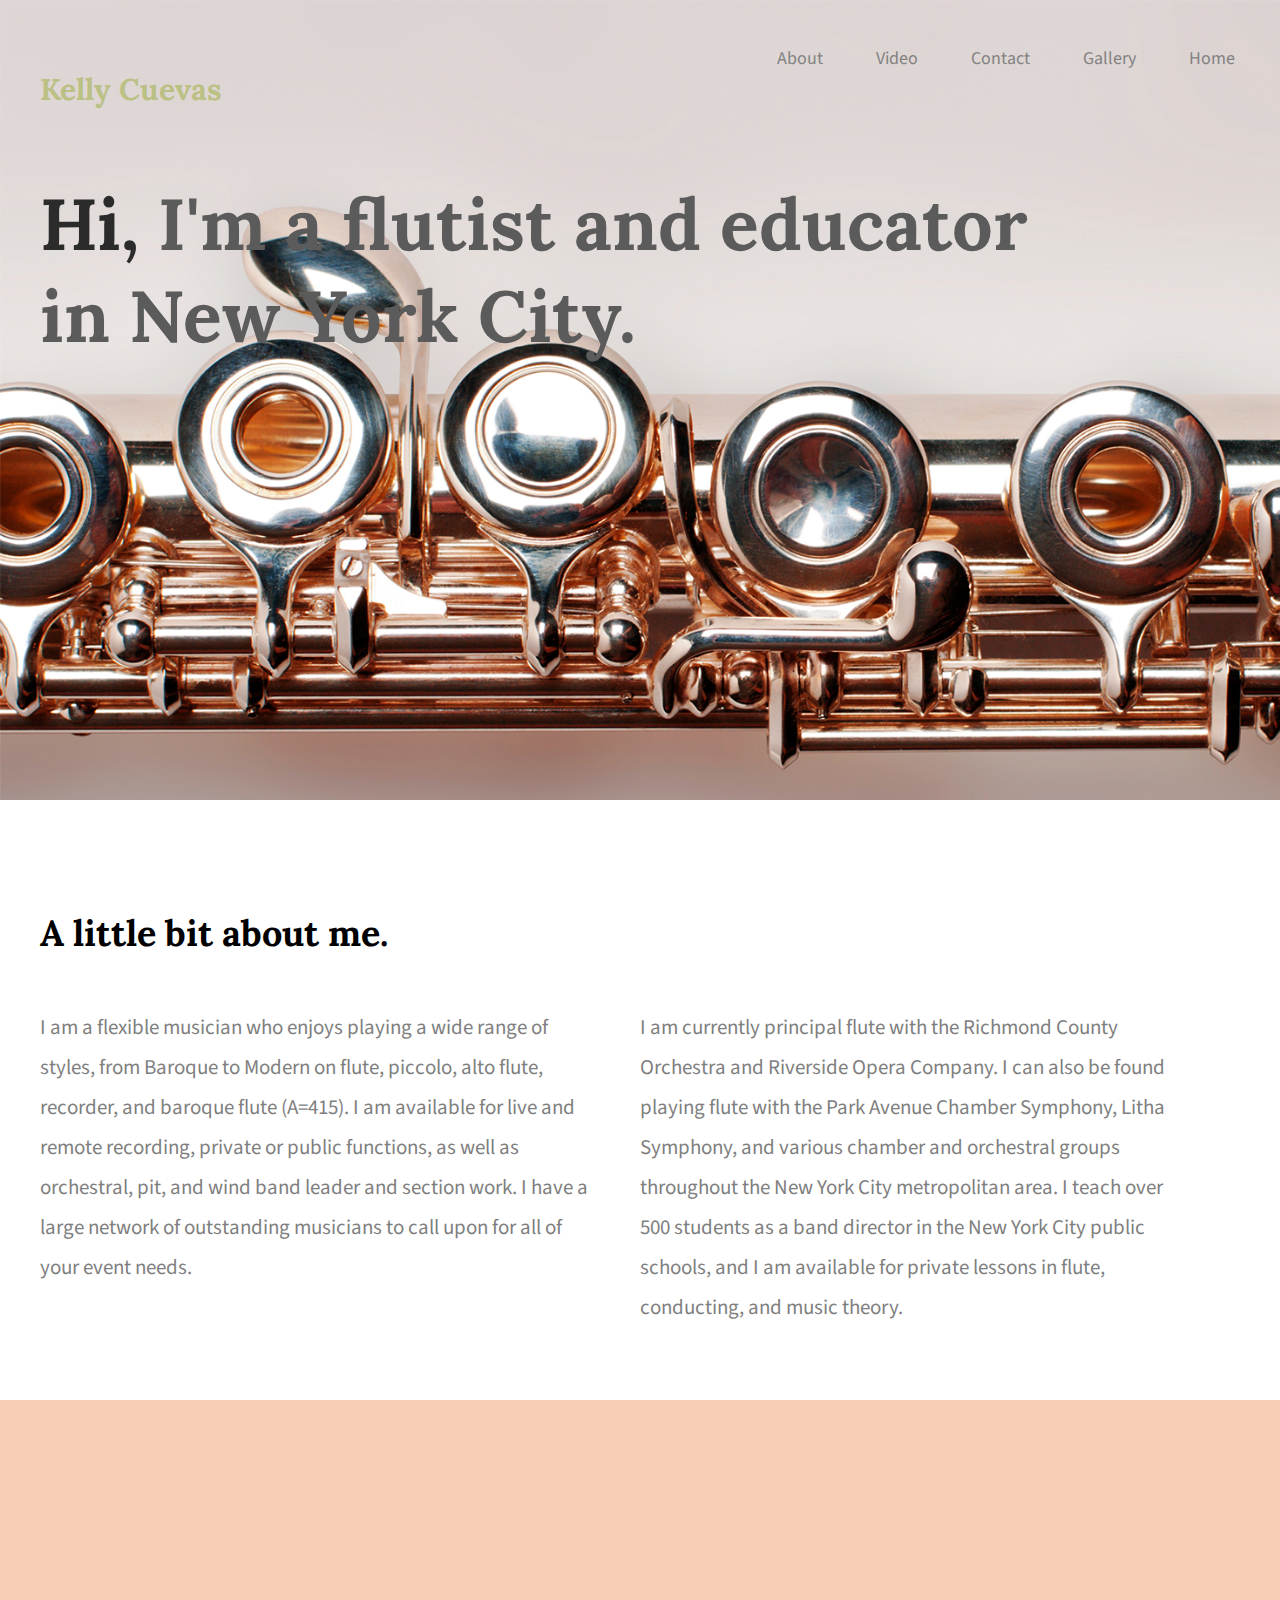
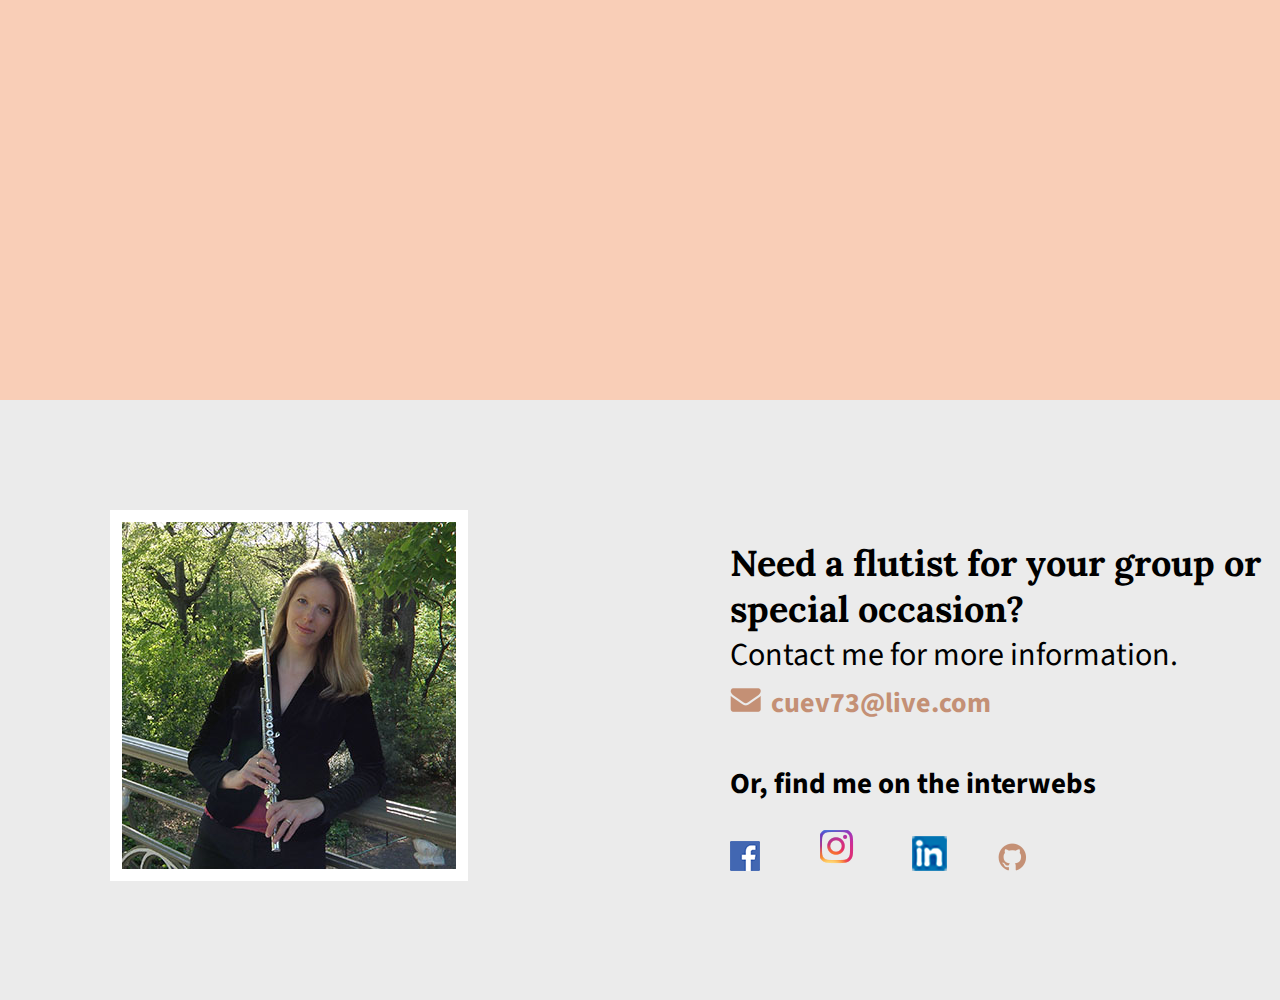
<file: index.html>
<!doctype html>
<meta charset="utf-8">
<html>
    <head>
        <title>KellyCuevas | Flute</title>
        <link rel="stylesheet" href="css/normalize.css">
        <link rel="stylesheet" href="css/main.css">
        <link href="https://fonts.googleapis.com/css?family=source+sans+Pro:400,700" rel="stylesheet" type="text/css">
        <link href="https://fonts.googleapis.com/css?family=Lora:400,700" rel="stylesheet" type="text/css">
    </head>
    <body>
        <header id="main">
          <div class="full-width">
              <div class="half-width">
                  <h1>Kelly Cuevas</h1>
              </div>
              <div class="half-width">
                  <nav>
                      <ul>
                        <li><a href="#about">About</a></li>
                        <li><a href="#video">Video</a></li>
                        <li><a href="#contact">Contact</a></li>
                        <li><a href="gallery/index.html">Gallery</a></li>
                        <li><a href="../index.html">Home</a></li>
                      </ul>
                  </nav>
              </div>
            <h2><span>Hi,</span> I'm a flutist and educator in New York City.</h2>
          </div>
        </header>
          <main>
              <section id="about">
                  <div class="full-width">
                    <h2>A little bit about me.</h2>
                      <div class="half-width">
                        <p>I am a flexible musician who enjoys playing a wide range of styles, from Baroque to Modern on flute, piccolo, alto flute, recorder, and baroque flute (A=415). I am available for live and remote recording, private or public functions, as well as orchestral, pit, and wind band leader and section work.  I have a large network of outstanding musicians to call upon for all of your event needs.</p>
                      </div>
                      <div class="half-width">
                        <p>I am currently principal flute with the Richmond County Orchestra and Riverside Opera Company. I can also be found playing flute with the Park Avenue Chamber Symphony, Litha Symphony, and various chamber and orchestral groups throughout the New York City metropolitan area. I teach over 500 students as a band director in the New York City public schools, and I am available for private lessons in flute, conducting, and music theory.</p>
                      </div>
                  </div>
              </section>
              <section id="video">
                  <div class="full-width">
                      <div class="third-width">
                          <iframe width="360" height="202.5" src="https://www.youtube.com/embed/PG4ETYcCT-A" frameborder="0" allow="autoplay; encrypted-media" allowfullscreen></iframe>
                      </div>
                      <div class="third-width">
                          <iframe width="360" height="202.5" src="https://www.youtube.com/embed/hmVR0bDuRQM" frameborder="0" allow="autoplay; encrypted-media" allowfullscreen></iframe>

                      </div>
                      <div class="third-width">
                        <iframe width="360" height="202.5" src="https://www.youtube.com/embed/V92pVI6Jaeg" frameborder="0" allow="accelerometer; autoplay; clipboard-write; encrypted-media; gyroscope; picture-in-picture" allowfullscreen></iframe>
                         <!-- <iframe width="360" height="202.5" src="https://www.youtube.com/embed/pEdhZYgc5-Q" frameborder="0" allow="autoplay; encrypted-media" allowfullscreen></iframe>-->
                      </div>
                  </div>
              </section>
              <footer id="contact">
                  <div class="full-width">
                      <div class="half-width">
                        <img src="img/headshot.jpg" id="contact-img" alt="Contact image"/>
                      </div>
                      <div class="half-width">
                          <div id="contact info">
                            <h2>Need a flutist for your group or special occasion?</h2>
                            <h3 id="email-header">Contact me for more information.</h3>

                            <a href="mailto:cuev73@live.com"><img src="img/envelope.png" id="envelope" alt="Envelope icon">cuev73@live.com</a>
                          </div>
                          <div id="social media links">
                            <h3 id="socialmedia-header">Or, find me on the interwebs</h3>
                              <ul>
                                  <li><a href="https://www.facebook.com/kelly.cuevas.140" target="_blank"><img src="img/facebook.png" alt="Facebook icon" /></a></li>
                                  <li><a href="https://www.instagram.com/kcuevas73/" target="_blank"><img src="img/instagram.png" alt="Instagram icon" /></a></li>
                                  <li><a href="https://www.linkedin.com/in/kelly-cuevas-59a19979/" target="_blank"><img src="img/linkdin.png" alt="Linkdin icon" /></a></li>
                                  <li><a href="https://www.facebook.com/kelly.cuevas.140" target="_blank"><img src="img/github.png" alt="Github icon" /></a></li>
                              </ul>
                      </div>
                  </div>
              </footer>
          </main>
    </body>
</html>
</file>
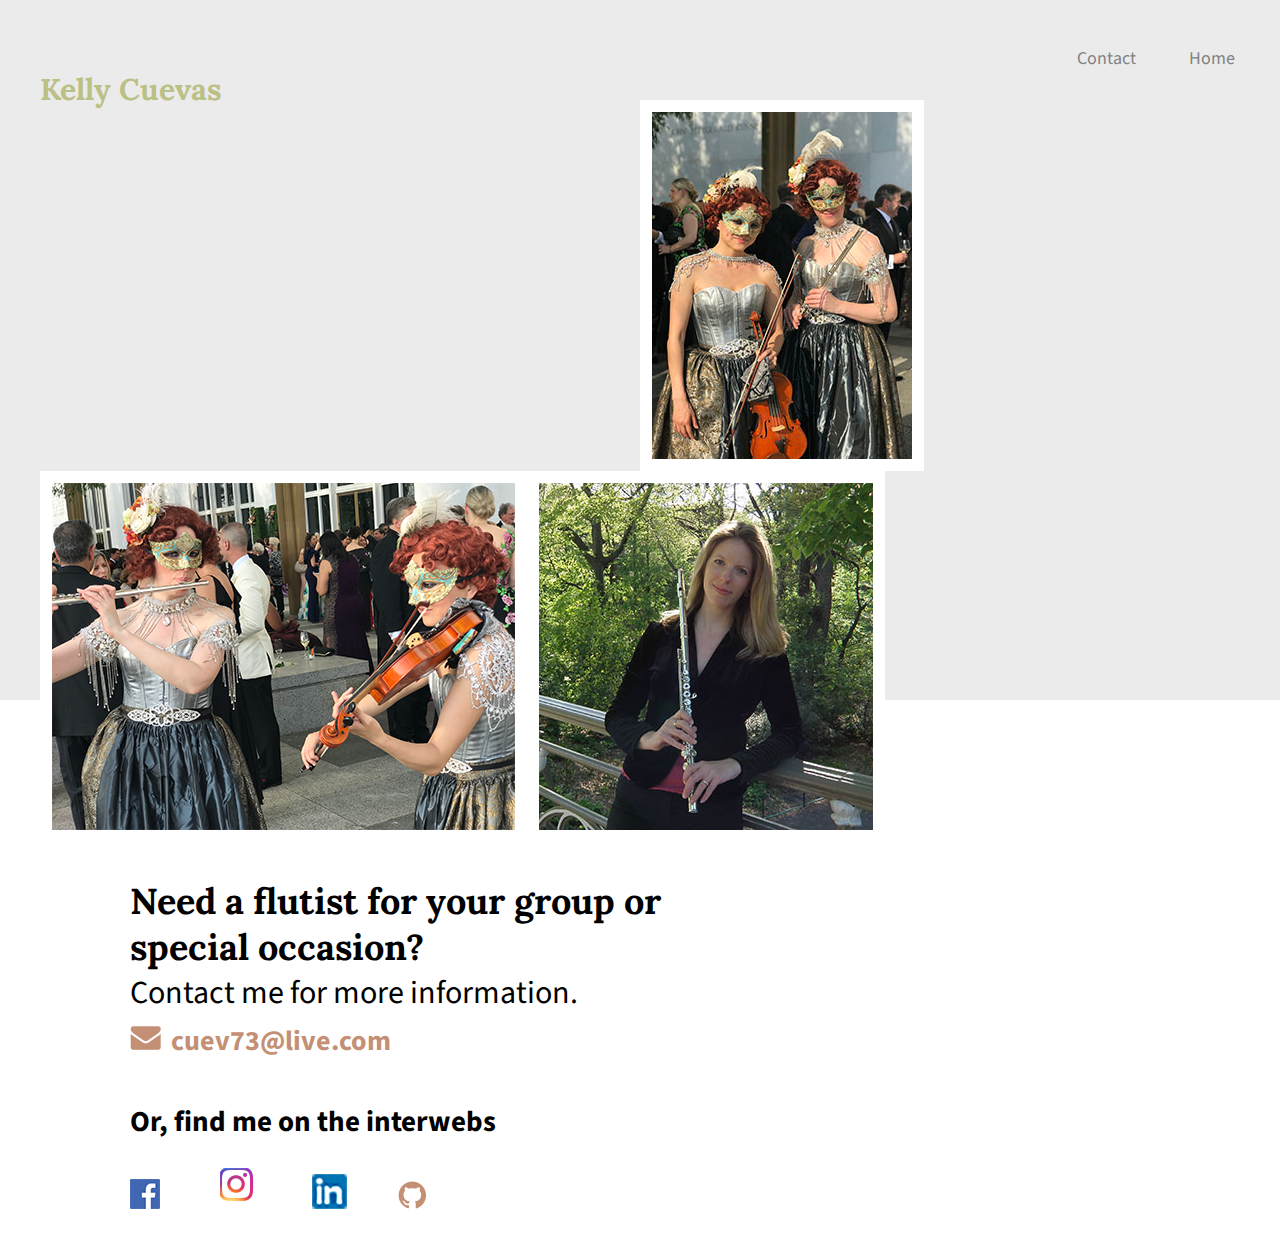
<file: gallery/index.html>
<!doctype html>
<meta charset="utf-8">
<html>
    <head>
        <title>KellyCuevas | Gallery</title>
        <link rel="stylesheet" href="../css/normalize.css">
        <link rel="stylesheet" href="../css/main.css">
        <link href="https://fonts.googleapis.com/css?family=source+sans+Pro:400,700" rel="stylesheet" type="text/css">
        <link href="https://fonts.googleapis.com/css?family=Lora:400,700" rel="stylesheet" type="text/css">
    </head>
    <body>
      <header id="gallery-pg">
        <div class="full-width">
            <div class="half-width">
                <h1>Kelly Cuevas</h1>
            </div>
            <div class="half-width">
                <nav>
                    <ul>
                      <li><a href="#contact">Contact</a></li>
                      <li><a href="../index.html">Home</a></li>
                    </ul>
                </nav>
            </div>
          </div>
        </header>
        <section id="photos">
            <div class="full-width">

                  <img src="../img/jfk-pic-flvln.jpeg" class ="gallery-img" alt="flute and violin at Kennedy Center"/>
                  <img src="../img/jfk-pic-flvln2.png" class ="gallery-img" alt="flute and violin at Kennedy Center2"/>
            </div>
        </section>
      </body>
      <footer id="contact">
          <div class="full-width">
              <div class="half-width">
                <img src="../img/headshot.jpg" id="contact-img" alt="Contact image"/>
              </div>
              <div class="half-width">
                  <div id="contact info">
                    <h2>Need a flutist for your group or special occasion?</h2>
                    <h3 id="email-header">Contact me for more information.</h3>

                    <a href="mailto:cuev73@live.com"><img src="../img/envelope.png" id="envelope" alt="Envelope icon">cuev73@live.com</a>
                  </div>
                  <div id="social media links">
                    <h3 id="socialmedia-header">Or, find me on the interwebs</h3>
                      <ul>
                        <li><a href="https://www.facebook.com/kelly.cuevas.140" target="_blank"><img src="../img/facebook.png" alt="Facebook icon" /></a></li>
                        <li><a href="https://www.instagram.com/kcuevas73/" target="_blank"><img src="../img/instagram.png" alt="Instagram icon" /></a></li>
                        <li><a href="https://www.linkedin.com/in/kelly-cuevas-59a19979/" target="_blank"><img src="../img/linkdin.png" alt="Linkdin icon" /></a></li>
                        <li><a href="https://www.facebook.com/kelly.cuevas.140" target="_blank"><img src="../img/github.png" alt="Github icon" /></a></li>
                      </ul>
              </div>
          </div>
      </footer>
</html>
</file>
<file: css/main.css>
/*****BASE STYLES*****/

Body {
    font-family: 'Source Sans Pro',sans-serif;
}

#about, #video, #contact {
    height: 600px;
}

/*****GRID*****/

.full-width {
    width: 1200px;
    margin: 0 auto;
}

.half-width {
    width: 600px;
    float: left;
}

.third-width {
    width: 400px;
    float: left;
}

/*****HEADER*****/

#main  {
  height: 800px;
  background: url('../img/flute-background-full.png')no-repeat;
  background-size: cover;
}

#gallery-pg {
  height: 100px;
  background-color: #ebebeb;

}

header h1 {
  padding: 50px 0;
  font-family: 'Lora';
  font-size: 30px;
  color: #bbc085;
}

nav {
  float: right;
  padding: 30px 5px 0px 5px;
}

nav ul li {
  display: inline-block;
}

nav ul li a {
  text-transform: capitalize;
  text-decoration: none;
  font-size: 18px;
  color: #828282;
  padding-left: 50px;
}

header h2 {
  width: 1000px;
  clear: both;
  font-family: 'Lora',serif;
  font-size: 72px;
  color: #5b5b5b;
  padding: 0;
}

header h2 span {
  color: #2b2b2b;
}


/*****ABOUT*****/

#about .full-width {
  padding: 80px 0;
}

#about h2 {
  font-family: 'Lora', serif;
  font-size: 36px;
}

#about p {
  color: #7f7f7f;
  font-size: 21px;
  line-height: 40px;
  padding-right:50px

}

/*****VIDEO*****/

#video {
  background-color: #f9ceb7;

}

#video .full-width {
  padding: 200px 0;
}

/*****PHOTOS*****/
#photos .full-width {
  background-color: #ebebeb;
}

.gallery-img {
  float: left;
  border: 12px solid #ffffff;
}


/*****CONTACT*****/

#contact {
  background-color: #ebebeb;
}

#contact .full-width {
  padding: 110px 110px;
}

#contact-img {
  border: 12px solid #ffffff;
}

#contact h2, #email-header, #socialmedia-header, #contact ul {
  padding-left: 20px;
}

#envelope {
  padding: 0 10px 0 20px;
}

#contact h2 {
  font-family: 'lora', serif;
  font-size: 36px;
}

#email-header {
  font-size: 32px;
  font-weight: 400;
  margin: -30px 0px 5px 0px;
}

#socialmedia-header {
  font-weight: bold;
  font-size: 29px;
  margin: 40px 0 0 0;
}

#contact a {
  text-decoration: none;
  color: #c49075;
  font-weight: bold;
  font-size: 28px;
}

#contact ul {
  list-style: none;
}

#contact ul li {
  display: inline-block;
}

#contact ul img {
  padding-right: 48px;
}
</file>
